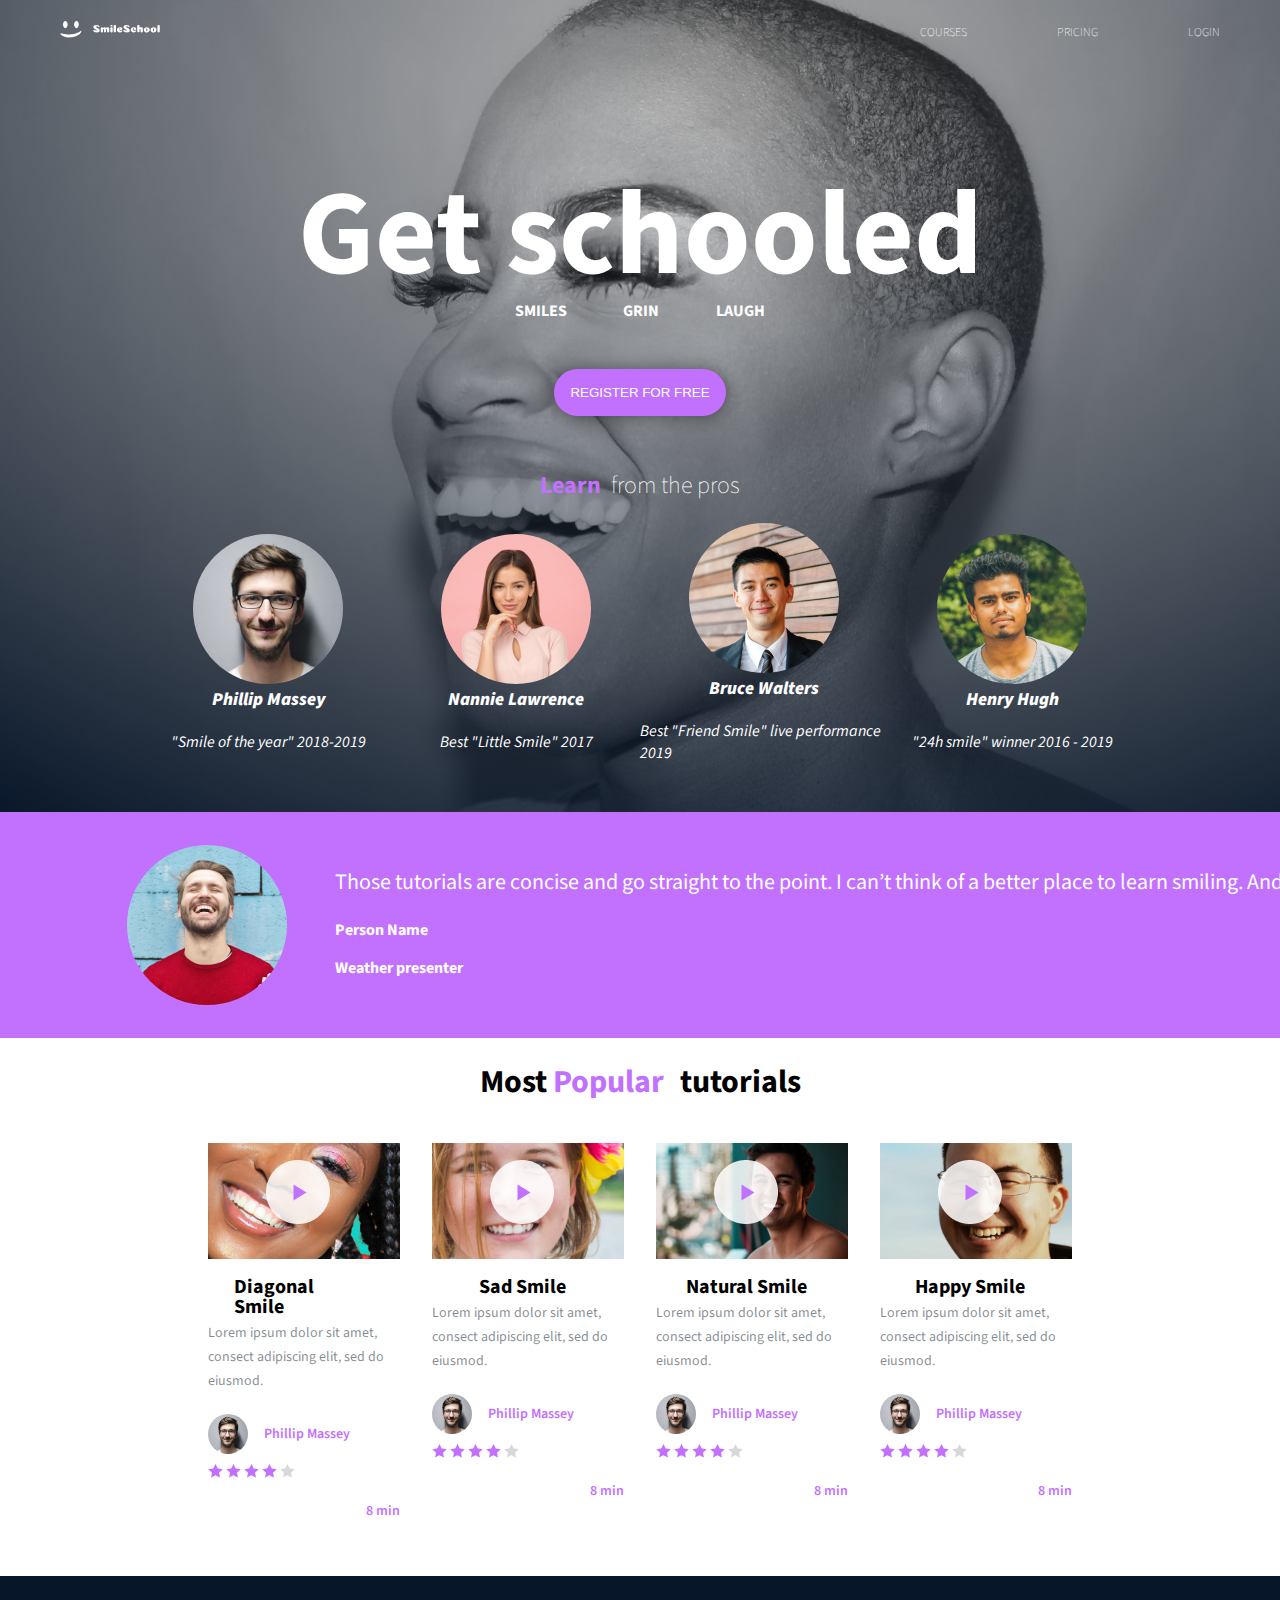
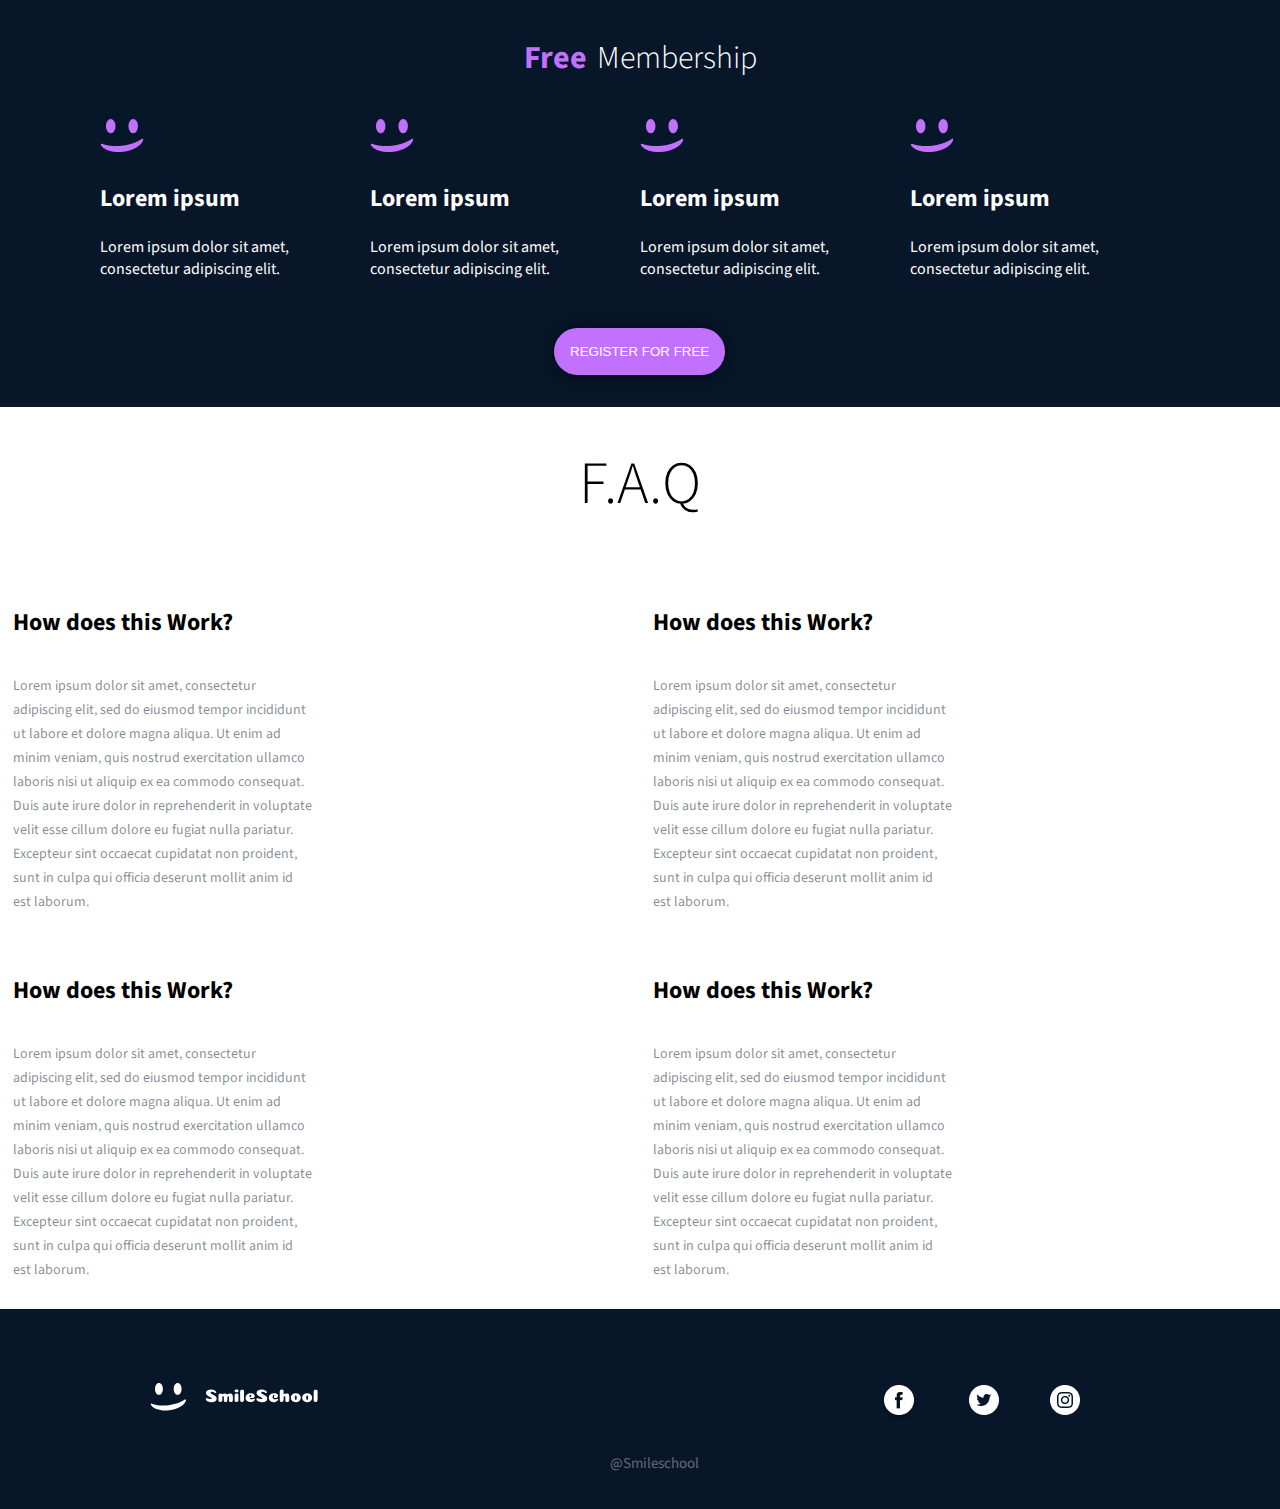
<file: css_advanced/index.html>
<!DOCTYPE html>
<html lang="en">
  <head>
    <meta charset="UTF-8">
    <meta charset="UTF-8">
    <meta http-equiv="X-UA-Compatible" content="IE=edge">
    <meta name="viewport" content="width=device-width, initial-scale=1.0">
    <link href='https://fonts.googleapis.com/css?family=Source+Sans+Pro' rel='stylesheet' type='text/css'>
    <title>Web design</title>
    <link rel="stylesheet" href="styles.css">
  </head>
  <body>
    <div id="main-section">

    
    <header>
        <div class="logo">
            <a><img src="../html_advanced/img/Group 1.svg" width="100" height="100"></a>
        </div>
        <div class="nav-urls-main">
        
              <p class="nav-urls">
                <a>COURSES</a>
              </p>
         
              <p class="nav-urls">
                <a >PRICING</a>
              </p>
            
              <p class="nav-urls">
                <a>LOGIN</a>
              </p>
            
           
        </div>
    </header>
    <main>
      <section class="header-section">
        <div class="schooled">
          <h1 class="get-schooled">
            Get schooled
          </h1>
          <p class="schooled-text">
            <span>Smiles</span>
            <span>Grin</span>
            <span>Laugh</span>
          </p>
          <button class="register">
            REGISTER FOR FREE
          </button>
        </div>
        <div class="pros">
          <h2 class="pros-title">
            <Span class="learn">Learn </Span> from the pros
          </h2>
          <div class="pros-block">
            <div class="pros-card">
              <img src="../html_advanced/img/1 (1).png" alt="">
              <h3>Phillip Massey</h3>
              <p>"Smile of the year" 2018-2019</p>
            </div>
            <div class="pros-card">
              <img src="../html_advanced/img/6.png" alt="">
              <h3>Nannie Lawrence</h3>
              <p>Best "Little Smile" 2017</p>
            </div>
            <div class="pros-card">
              <img src="../html_advanced/img/7.png" alt="">
              <h3>Bruce Walters</h3>
              <p>Best "Friend Smile" live performance 2019</p>
            </div>
            <div class="pros-card">
              <img src="../html_advanced/img/8.png" alt="">
              <h3>Henry Hugh</h3>
              <p>"24h smile" winner 2016 - 2019</p>
              </div>
          </div>
        </div>
      </section>
      <section class="presenter">
          <div class="present">
              <img src="../html_advanced/img/Bitmap (1).png">
              <div>
                  <blockquote>
                  Those tutorials are concise and go straight to the point. I can’t think of a better place to learn smiling. And it’s so fun!  
                  </blockquote>
                  <p>Person Name</p>
                  <p>Weather presenter</p>
              </div>
          </div>
      </section>
      <section class="video-part">
          <h1>Most <span class="learn">Popular</span> tutorials</h1>
          <div class="video-list">
              <div class="video-card">
                  <img src="../html_advanced/img/Bitmap (2).png">
                  <a class="play" href="#"><img src="../html_advanced/img/Group 7.png" alt=""></a>
                  <h2 class="video-title">Diagonal Smile</h2>
                  <p class="video-desc">Lorem ipsum dolor sit amet, consect adipiscing elit, sed do eiusmod.</p>
                  <div class="author">
                      <img src="../html_advanced/img/1 (1).png">
                      <h3 class="author-name">Phillip Massey</h3>
                  </div>
                  <div class="rating-duration">
                    <div class="rating">
                      <img src="../html_advanced/img/Star_4.png">
                      <img src="../html_advanced/img/Star_4.png">
                      <img src="../html_advanced/img/Star_4.png">
                      <img src="../html_advanced/img/Star_4.png">
                      <img src="../html_advanced/img/Star_5.png">
                    </div>
                  </div>
                  <p class="duration">8 min</p>
              </div>
              <div class="video-card">
                  <img src="../html_advanced/img/Bitmap (3).png">
                  <a class="play" href="#"><img src="../html_advanced/img/Group 7.png" alt=""></a>
                  <h2 class="video-title">Sad Smile</h2>
                  <p class="video-desc">Lorem ipsum dolor sit amet, consect adipiscing elit, sed do eiusmod.</p>
                  <div class="author img">
                      <img src="../html_advanced/img/1 (1).png">
                      <h3 class="author-name">Phillip Massey</h3>
                  </div>
                  <div class="rating-duration">
                    <div class="rating">
                      <img src="../html_advanced/img/Star_4.png">
                      <img src="../html_advanced/img/Star_4.png">
                      <img src="../html_advanced/img/Star_4.png">
                      <img src="../html_advanced/img/Star_4.png">
                      <img src="../html_advanced/img/Star_5.png">
                    </div>
                  </div>
                  <p class="duration">8 min</p>
              </div>
              <div class="video-card">
                  <img src="../html_advanced/img/Bitmap (4).png">
                  <a class="play" href="#"><img src="../html_advanced/img/Group 7.png" alt=""></a>
                  <h2 class="video-title">Natural Smile</h2>
                  <p class="video-desc">Lorem ipsum dolor sit amet, consect adipiscing elit, sed do eiusmod.</p>
                  <div class="author img">
                      <img src="../html_advanced/img/1 (1).png">
                      <h3 class="author-name">Phillip Massey</h3>
                  </div>
                  <div class="rating-duration">
                    <div class="rating">
                      <img src="../html_advanced/img/Star_4.png">
                      <img src="../html_advanced/img/Star_4.png">
                      <img src="../html_advanced/img/Star_4.png">
                      <img src="../html_advanced/img/Star_4.png">
                      <img src="../html_advanced/img/Star_5.png">
                    </div>
                  </div>
                  <p class="duration">8 min</p>
              </div>
              <div class="video-card">
                  <img src="../html_advanced/img/Bitmap (5).png">
                  <a class="play" href="#"><img src="../html_advanced/img/Group 7.png" alt=""></a>
                  <h2 class="video-title">Happy Smile</h2>
                  <p class="video-desc">Lorem ipsum dolor sit amet, consect adipiscing elit, sed do eiusmod.</p>
                  <div class="author img">
                      <img src="../html_advanced/img/1 (1).png">
                      <h3 class="author-name">Phillip Massey</h3>
                  </div>
                  <div class="rating-duration">
                    <div class="rating">
                      <img src="../html_advanced/img/Star_4.png">
                      <img src="../html_advanced/img/Star_4.png">
                      <img src="../html_advanced/img/Star_4.png">
                      <img src="../html_advanced/img/Star_4.png">
                      <img src="../html_advanced/img/Star_5.png">
                    </div>
                  </div>
                  <p class="duration">8 min</p>
              </div>
          </div>
      </section>
      <section class="membership-section">
          <h1><span class="learn">Free</span>Membership</h1>
          <div class="memberships">
            <div class="membership-card">
              <img src="../html_advanced/img/Group 3.png" alt="">
              <h2>Lorem ipsum</h2>
              <p>Lorem ipsum dolor sit amet, consectetur adipiscing elit.</p>
            </div>
            <div class="membership-card">
              <img src="../html_advanced/img/Group 3.png" alt="">
              <h2>Lorem ipsum</h2>
              <p>Lorem ipsum dolor sit amet, consectetur adipiscing elit.</p>
            </div>
            <div class="membership-card">
              <img src="../html_advanced/img/Group 3.png" alt="">
              <h2>Lorem ipsum</h2>
              <p>Lorem ipsum dolor sit amet, consectetur adipiscing elit.</p>
            </div>
            <div class="membership-card">
              <img src="../html_advanced/img/Group 3.png" alt="smile">
              <h2>Lorem ipsum</h2>
              <p>
                  Lorem ipsum dolor sit amet, consectetur adipiscing elit.
              </p>
            </div>
          </div>
          <button class="register-btn">REGISTER FOR FREE</button>
      </section>
      <section class="faq-section">
        <h1>F.A.Q</h1>
        <div class="faq-list">
          
          <section class="top-line">

            <div class="faq-item ">
              <h2>How does this Work?</h2>
              <p class="paragraph-padding">
                Lorem ipsum dolor sit amet, consectetur adipiscing elit, sed do eiusmod tempor incididunt ut
                labore et dolore magna aliqua. Ut enim ad minim veniam, quis nostrud exercitation ullamco
                laboris nisi ut aliquip ex ea commodo consequat. Duis aute irure dolor in reprehenderit in
                voluptate velit esse cillum dolore eu fugiat nulla pariatur. Excepteur sint occaecat cupidatat
                non proident, sunt in culpa qui officia deserunt mollit anim id est laborum.
              </p>
            </div>
            <div class="faq-item">
              <h2>How does this Work?</h2>
              <p class="paragraph-padding">
                Lorem ipsum dolor sit amet, consectetur adipiscing elit, sed do eiusmod tempor incididunt ut
                labore et dolore magna aliqua. Ut enim ad minim veniam, quis nostrud exercitation ullamco
                laboris nisi ut aliquip ex ea commodo consequat. Duis aute irure dolor in reprehenderit in
                voluptate velit esse cillum dolore eu fugiat nulla pariatur. Excepteur sint occaecat cupidatat
                non proident, sunt in culpa qui officia deserunt mollit anim id est laborum.
              </p>
            </div>
          </section>
          <section class="bottom-line">

            <div class="faq-item">
              <h2>How does this Work?</h2>
              <p class="paragraph-padding">
                Lorem ipsum dolor sit amet, consectetur adipiscing elit, sed do eiusmod tempor incididunt ut
                labore et dolore magna aliqua. Ut enim ad minim veniam, quis nostrud exercitation ullamco
                laboris nisi ut aliquip ex ea commodo consequat. Duis aute irure dolor in reprehenderit in
                voluptate velit esse cillum dolore eu fugiat nulla pariatur. Excepteur sint occaecat cupidatat
                non proident, sunt in culpa qui officia deserunt mollit anim id est laborum.
              </p>
            </div>
            <div class="faq-item">
              <h2>How does this Work?</h2>
              <p class="paragraph-padding">
                Lorem ipsum dolor sit amet, consectetur adipiscing elit, sed do eiusmod tempor incididunt ut
                labore et dolore magna aliqua. Ut enim ad minim veniam, quis nostrud exercitation ullamco
                laboris nisi ut aliquip ex ea commodo consequat. Duis aute irure dolor in reprehenderit in
                voluptate velit esse cillum dolore eu fugiat nulla pariatur. Excepteur sint occaecat cupidatat
                non proident, sunt in culpa qui officia deserunt mollit anim id est laborum.
              </p>
            </div>
          </section>
        </div>
      </section>
    </main>
    <footer>
      <div>
        <div>
          <p class="nav-ft"><img src="../html_advanced/img/Group 1.svg" alt=""></p>
        <div class="social">
            <p ><a><img src="../html_advanced/img/fb.png" alt=""></a></p>
            <p><a><img src="../html_advanced/img/x.png" alt=""></a></p>
            <p><a><img src="../html_advanced/img/Group 6.png" alt=""></a></p>
        </div>
        </div>
        <p class="smile">@Smileschool</p>
      </div>
    </footer>
    <!-- Your HTML content here -->
  </div>
  </body>
</html>
</file>
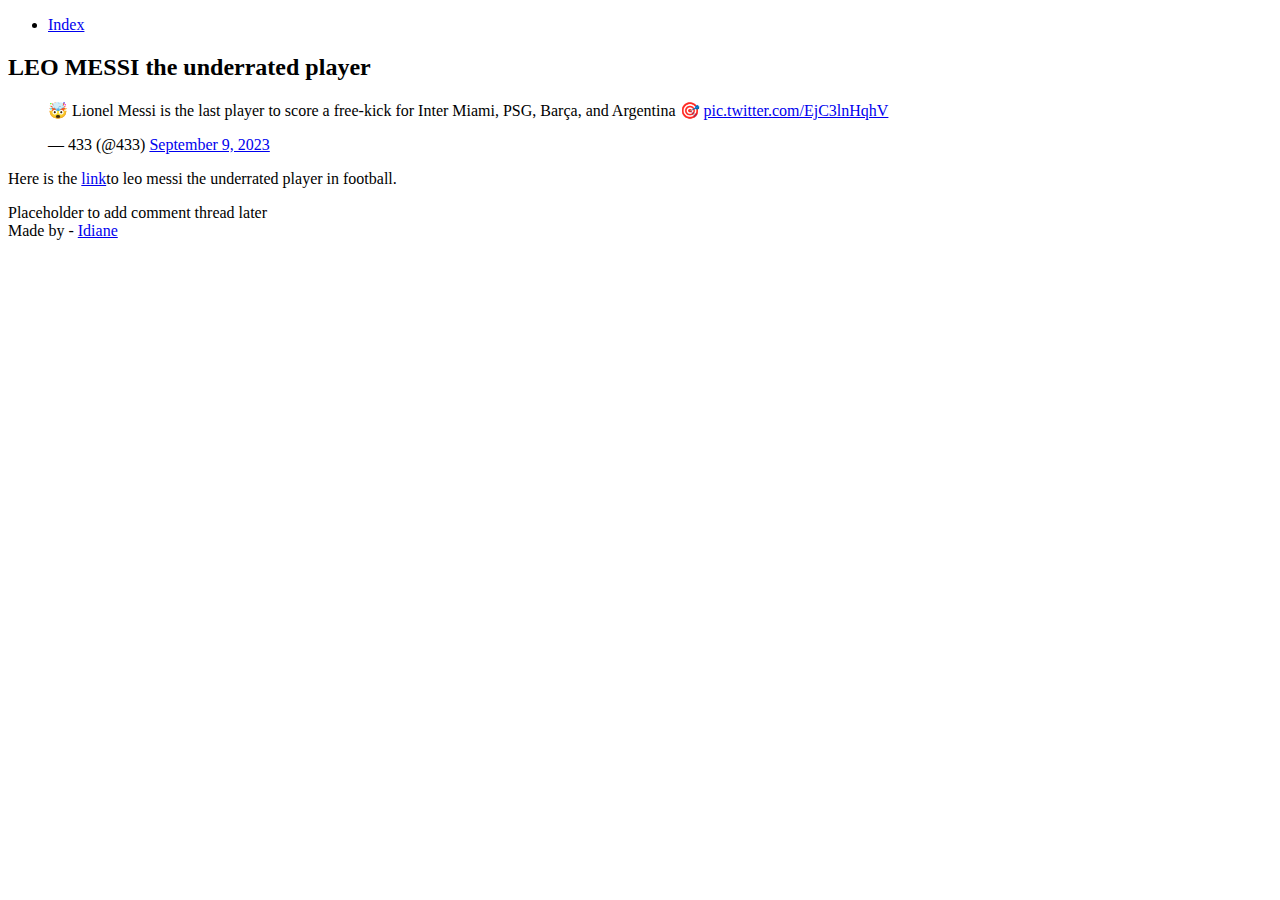
<file: html_basic/tweets.html>
<!DOCTYPE html>
<html lang="en">
<head>
    <meta charset="utf-8">
    <title>THE UNDERRATED PLAYER</title>
</head>
 <body>
                <header>
                    <ul>
                        <li><a href="index.html">Index</a></li>
                   </ul>
                </header>
                 <main>
                       <article>
                         <h2>LEO MESSI the underrated player</h2>


                        <blockquote class="twitter-tweet"><p lang="it" dir="ltr">🤯  Lionel Messi is the last player to score a free-kick for Inter Miami, PSG, Barça, and Argentina 🎯  <a href="https://t.co/EjC3lnHqhV">pic.twitter.com/EjC3lnHqhV</a></p>&mdash; 433 (@433) <a href="https://twitter.com/433/status/1700547713970905309?ref_src=twsrc%5Etfw">September 9, 2023</a></blockquote> <script async src="https://platform.twitter.com/widgets.js" charset="utf-8"></script>
                           
                           <p>Here is the <a href="https://www.instagram.com/p/CxBO6LYoMgS/">link</a>to leo messi the underrated player in football.</p>
                       </article>
                       
                     <aside>Placeholder to add comment thread later</aside>
                 </main>
                 
                 
     
      <footer>
                          Made by <Diane INGABIRE> - <a href="https://github.com/Idiane05" target="_blank">Idiane</a>
                 </footer>
        </body>
</html>
</file>
<file: css_advanced/styles.css>
body{
    font-family: "Source Sans Pro";
    font-style: normal;
    margin: 0%;
    overflow-x: hidden;
}

#main-section {
    position: relative;
    
}

header{

    height: 65px;

    display: flex;
    align-items: center;
    justify-content: space-between;
    padding-inline: 60px;
    position: absolute;
    width: 100%;
    
    
}

.nav-urls-main {
  
    width: 300px;
    display: flex;
    position: absolute;
    justify-content: space-between;
    right: 180px;
    

}
.nav-urls{
    text-decoration: none;
    text-transform: capitalize;
    color: white;
    font-size: 12px;
    font-weight: lighter;
    word-wrap: break-word;
    text-align: center;
   
}

.header-section{
    display: flex;
    flex-direction: column;
    background-image: url("../html_advanced/img/Group\ 8.png");
    width: 100%;
    height: auto;
    max-width: 100%;
}
.schooled{
    display: flex;
    flex-direction: column;
    padding-top: 5rem;
}
.get-schooled{
    height: 150px;
    font-weight: 700;
    font-size: 120px;
    line-height: 151px;
    text-align: center;
    color: #ffffff;
}
.schooled-text{
    height: 20px;
    position: relative;
    margin-top: -7%;
    text-align: center;
    font-weight: 700;
    font-size: 16px;
    line-height: 20px;
    color: #ffffff;
    display: flex;
    justify-content: space-around;
    margin-left: 38%;
    margin-right: 38%;
    text-transform: uppercase;
}
.register{
    background: #c271ff;
    border-radius: 25px;
    border: none;
    padding: 0.7rem;
    color: white;
    font-weight: 500;
    box-shadow: 0px 1px 20px rgba(0, 0, 0, 0.5);
    position: relative;
    align-self: center;
    margin: 2rem;
    padding: 1rem;
}
.pros{
    font-weight: normal;
    padding-inline: 20px;
    

}
.learn{
    font-weight: bold;
    color: #C271FF;
    padding-right: 10px;
}
.pros-title{

    display: flex;
    justify-content: center;
    color: #ffffff;
    font-weight: lighter;



    
}
.pros-block{
    display: flex;
    flex-direction: row;
    justify-content: center;
}
.pros-card{
    width: 20%;
    align-items: center;
    display: flex;
    margin-bottom: 2rem;
    flex-direction: column;
    justify-content: center;
    color: #ffffff;
    font-style: italic;

}
.pros-card h3{
    font-weight: 900;
    font-size: 18px;
    margin-top: 0.2rem;
    margin-bottom: 0.2rem;
    text-align: center;
}
.pros img{
    border-radius: 100%;
}
.presenter{
    background-color: #C271FF;
    padding: 1%;
    display: flex;
    align-items: center;
    justify-content: center;
    color: #ffffff;
    padding-inline: 60px;

}
.present{
    display: flex;
    margin: 20px;
}
.presenter img{
    margin-right: 3rem;
    border-radius: 100px;
}
.presenter blockquote{
    line-height: 30px;
    margin-left: 0px;
    font-size: 22px;
    margin-right: -14rem;

}
.presenter p{
    font-weight: bold;
}
.video-part h1{
    text-align: center;
}
.video-title{
    position: relative;
    align-self: center;
    padding: 2rem;
    font-weight: 300;
    line-height: 40px;
    left: 500px;
}
.video-list{
    display: flex;
    flex-direction: row;
    justify-content: center;
}
.video-card {
    padding: 1rem;
    display: flex;
    flex-direction: column;
    max-width: 15%;
}
  .video-card h2 {
    font-weight: 700;
    font-size: 20px;
    line-height: 20px;
    margin-bottom: -8.9rem;
    left: -6px;
    top: -100px;
}
  .video-card .video-desc {
    font-weight: 400;
    font-size: 14px;
    line-height: 24px;
    color: rgba(7, 22, 41, 0.501584);
  }
.video-card .play{
    position: relative;
    top: -25%;
    left: 30%;
}
.video-card .author {
    display: flex;
    align-items: center;
  }
  .author img {
    border-radius: 50%;
    width: 40px;
    height: 40px;
  }
  .author h3 {
    font-weight: 600;
    font-size: 14px;
    line-height: 27px;
    color: #c271ff;
    margin-left: 1rem;
  }
  .rating-duration {
    display: flex;
    justify-content: space-between;
    align-items: center;
  }
  .duration {
    font-weight: 600;
    font-size: 14px;
    line-height: 27px;
    text-align: right;
    color: #c271ff;
  }
  .membership-section{
    color: white;
    background-color: #071629;
    padding-inline: 50px;

  }
.membership-section h1{
    padding-top: 5%;
    text-align: center;
    padding-bottom: 1rem;
    font-size: 32px;
    font-weight: 300;
}
.memberships{
    display: flex;
    justify-content: space-evenly;
    padding-inline: 50px;
}
.membership-section button{
    background: #c271ff;
    border-radius: 25px;
    border: none;
    padding: 0.7rem;
    color: white;
    font-weight: 500;
    box-shadow: 0px 1px 20px rgba(0, 0, 0, 0.5);
    position: relative;
    align-self: center;
    margin: 2rem;
    padding: 1rem;
    left: 40%;
}

.faq-list{
    display: flex;
    flex-direction: column;

}

.top-line{
    display: flex;
}
.bottom-line{
    display: flex;
}

.paragraph-padding{
    color: rgba(7, 22, 41, 0.50);
    font-size: 14px;
    font-family: Source Sans Pro;
    font-weight: 400;
    line-height: 24px;
    word-wrap: break-word;
    width: 300px;


}



.faq-section h1{
    font-family: Source Sans Pro;
    font-size: 60px;
    font-weight: 300;
    line-height: 75px;
    letter-spacing: 0px;
    text-align: center;
    display: flex;
    flex-direction: column;
    justify-content: space-between;
    align-items: center;
    padding-block-end: 10px;
}
.faq-item{
    display: flex;
    flex: 50%;
    flex-direction: column;
    width: 50%;
    padding: 1%;
}

footer{
    width: 100%; 
    height: 200px; 
    background: #071629;
    position: relative;
}
.ft-container{
    display: flex;
}
.nav-ft{
    width: 200px;  
    position: absolute; 
    width: 200px;
    left: 150px;
    height: 20%;
    bottom: 35%;
}

.social{
    display: flex;
    flex-direction: row;
    justify-content: space-between;
    width: 200px;
    right: 200px;
    position: absolute;
    height: 20%;
    bottom: 50%;
}
.smile{
    position: absolute;
    text-align: center;
    opacity: 0.35; 
    color: white; 
    font-size: 15px; 
    font-weight: 400; 
    word-wrap: break-word;
    bottom: 10%;
    width: 100px;
    right: 45%;
    
}
</file>
